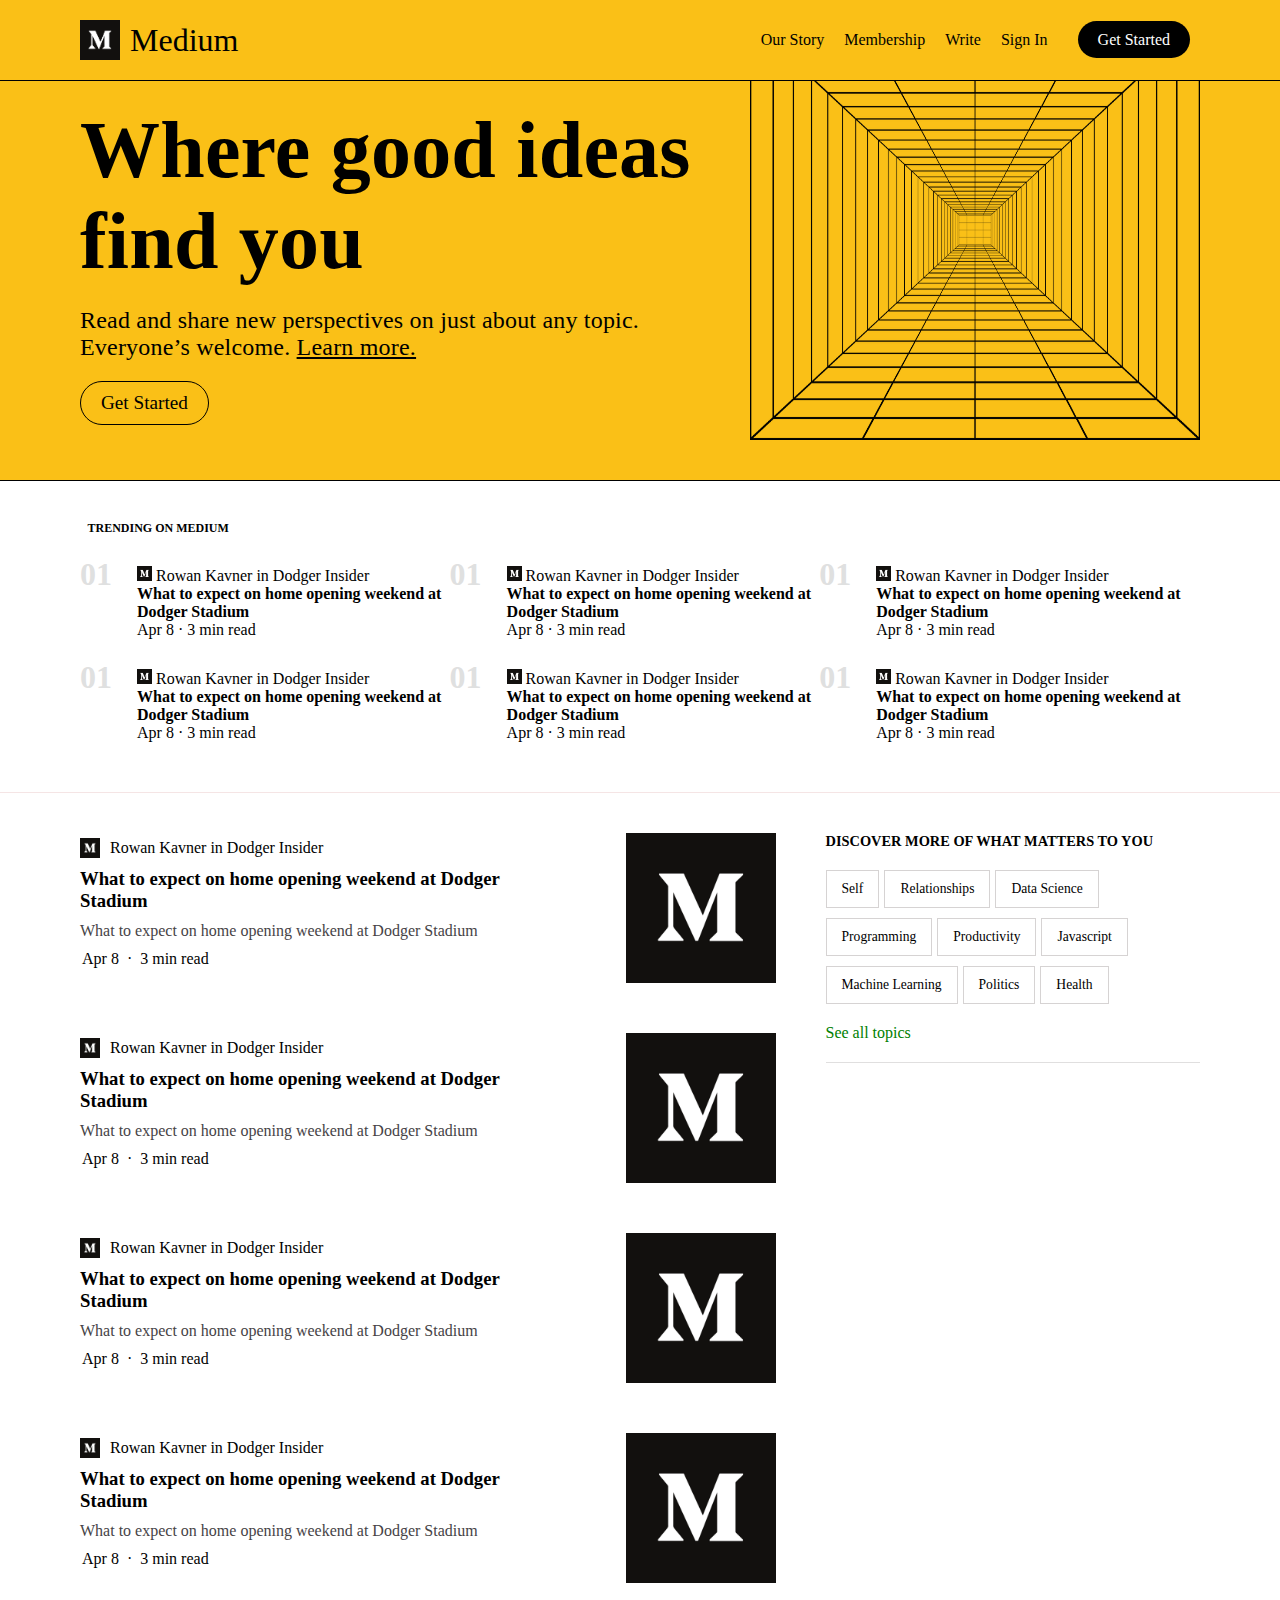
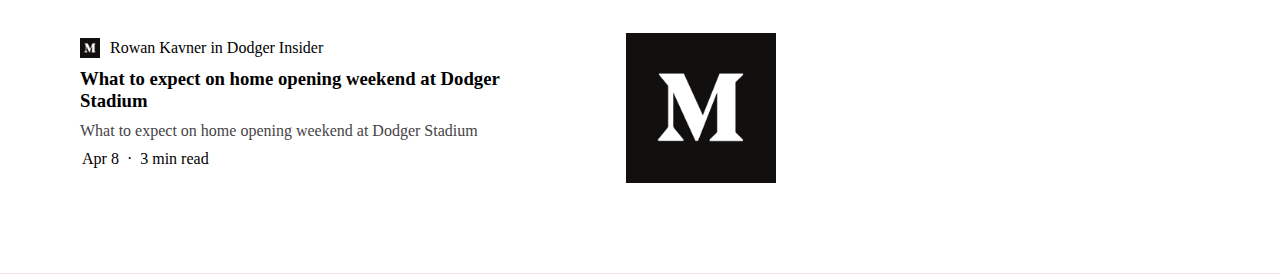
<file: index.html>
<!DOCTYPE html>
<html lang="en">

<head>
    <meta charset="UTF-8">
    <meta http-equiv="X-UA-Compatible" content="IE=edge">
    <meta name="viewport" content="width=device-width, initial-scale=1.0">
    <title>Anasayfa</title>
    <link rel="stylesheet" href="https://pro.fontawesome.com/releases/v5.10.0/css/all.css"
        integrity="sha384-AYmEC3Yw5cVb3ZcuHtOA93w35dYTsvhLPVnYs9eStHfGJvOvKxVfELGroGkvsg+p" crossorigin="anonymous" />
    <link rel="stylesheet" href="style.css">
</head>

<body>
    <header>
        <div>
            <img src="img/medium.png" alt="Resim" width="40" height="40">
            <span>Medium</span>
        </div>
        <div>
            <div>
                <ol class="links">
                    <li><a href="#">Our Story</a></li>
                    <li><a href="#">Membership</a></li>
                    <li><a href="#">Write</a></li>
                    <li><a href="#">Sign In</a></li>
                </ol>
            </div>
            <div class="get-started">
                <a href="#">Get Started</a>
            </div>
        </div>
    </header>
    <section class="section1">
        <div>
            <span>Where good ideas find you</span>
            <p>Read and share new perspectives on just about any topic. Everyone’s welcome. <a href="#">Learn more.</a>
            </p>
            <a href="#">Get Started</a>
        </div>
        <div class="image-3d">
            <img src="img/3d.png" alt="3d" width="450" height="420">
        </div>
    </section>
    <section class="section2">
        <div><i class="fas fa-chart-line"></i> TRENDING ON MEDIUM</div>
        <div class="trend-articles">
            <div class="article-card">
                <span>01</span>
                <div class="article-body">
                    <div>
                        <img src="img/medium.png" width="15" height="15"> Rowan Kavner in Dodger Insider
                    </div>
                    <div>
                        <h3>What to expect on home opening weekend at Dodger Stadium</h3>
                    </div>
                    <div>
                        <span>Apr 8</span> · <span>3 min read</span>
                    </div>
                </div>
            </div>
            <div class="article-card">
                <span>01</span>
                <div class="article-body">
                    <div>
                        <img src="img/medium.png" width="15" height="15"> Rowan Kavner in Dodger Insider
                    </div>
                    <div>
                        <h3>What to expect on home opening weekend at Dodger Stadium</h3>
                    </div>
                    <div>
                        <span>Apr 8</span> · <span>3 min read</span>
                    </div>
                </div>
            </div>
            <div class="article-card">
                <span>01</span>
                <div class="article-body">
                    <div>
                        <img src="img/medium.png" width="15" height="15"> Rowan Kavner in Dodger Insider
                    </div>
                    <div>
                        <h3>What to expect on home opening weekend at Dodger Stadium</h3>
                    </div>
                    <div>
                        <span>Apr 8</span> · <span>3 min read</span>
                    </div>
                </div>
            </div>
            <div class="article-card">
                <span>01</span>
                <div class="article-body">
                    <div>
                        <img src="img/medium.png" width="15" height="15"> Rowan Kavner in Dodger Insider
                    </div>
                    <div>
                        <h3>What to expect on home opening weekend at Dodger Stadium</h3>
                    </div>
                    <div>
                        <span>Apr 8</span> · <span>3 min read</span>
                    </div>
                </div>
            </div>
            <div class="article-card">
                <span>01</span>
                <div class="article-body">
                    <div>
                        <img src="img/medium.png" width="15" height="15"> Rowan Kavner in Dodger Insider
                    </div>
                    <div>
                        <h3>What to expect on home opening weekend at Dodger Stadium</h3>
                    </div>
                    <div>
                        <span>Apr 8</span> · <span>3 min read</span>
                    </div>
                </div>
            </div>
            <div class="article-card">
                <span>01</span>
                <div class="article-body">
                    <div>
                        <img src="img/medium.png" width="15" height="15"> Rowan Kavner in Dodger Insider
                    </div>
                    <div>
                        <h3>What to expect on home opening weekend at Dodger Stadium</h3>
                    </div>
                    <div>
                        <span>Apr 8</span> · <span>3 min read</span>
                    </div>
                </div>
            </div>
        </div>
    </section>
    <section class="section3">
        <div class="articles">
            <div class="article">
                <div class="article-left">
                    <div class="article-from">
                        <img src="img/medium.png" width="20" height="20">
                        <span>Rowan Kavner in Dodger Insider</span>
                    </div>
                    <div class="article-title">
                        <h3>What to expect on home opening weekend at Dodger Stadium</h3>
                    </div>
                    <div class="article-content">
                        <span>What to expect on home opening weekend at Dodger Stadium</span>
                    </div>
                    <div class="article-footer">
                        <div class="footer-left">
                            <span>Apr 8</span>
                            <span>·</span>
                            <span>3 min read</span>
                            <i class="fas fa-star"></i>
                        </div>
                        <div>
                            <i class="fas fa-bookmark"></i>
                        </div>
                    </div>
                </div>
                <div class="article-right">
                    <img src="img/medium.png">
                </div>
            </div>
            <div class="article">
                <div class="article-left">
                    <div class="article-from">
                        <img src="img/medium.png" width="20" height="20">
                        <span>Rowan Kavner in Dodger Insider</span>
                    </div>
                    <div class="article-title">
                        <h3>What to expect on home opening weekend at Dodger Stadium</h3>
                    </div>
                    <div class="article-content">
                        <span>What to expect on home opening weekend at Dodger Stadium</span>
                    </div>
                    <div class="article-footer">
                        <div class="footer-left">
                            <span>Apr 8</span>
                            <span>·</span>
                            <span>3 min read</span>
                            <i class="fas fa-star"></i>
                        </div>
                        <div>
                            <i class="fas fa-bookmark"></i>
                        </div>
                    </div>
                </div>
                <div class="article-right">
                    <img src="img/medium.png">
                </div>
            </div>
            <div class="article">
                <div class="article-left">
                    <div class="article-from">
                        <img src="img/medium.png" width="20" height="20">
                        <span>Rowan Kavner in Dodger Insider</span>
                    </div>
                    <div class="article-title">
                        <h3>What to expect on home opening weekend at Dodger Stadium</h3>
                    </div>
                    <div class="article-content">
                        <span>What to expect on home opening weekend at Dodger Stadium</span>
                    </div>
                    <div class="article-footer">
                        <div class="footer-left">
                            <span>Apr 8</span>
                            <span>·</span>
                            <span>3 min read</span>
                            <i class="fas fa-star"></i>
                        </div>
                        <div>
                            <i class="fas fa-bookmark"></i>
                        </div>
                    </div>
                </div>
                <div class="article-right">
                    <img src="img/medium.png">
                </div>
            </div>
            <div class="article">
                <div class="article-left">
                    <div class="article-from">
                        <img src="img/medium.png" width="20" height="20">
                        <span>Rowan Kavner in Dodger Insider</span>
                    </div>
                    <div class="article-title">
                        <h3>What to expect on home opening weekend at Dodger Stadium</h3>
                    </div>
                    <div class="article-content">
                        <span>What to expect on home opening weekend at Dodger Stadium</span>
                    </div>
                    <div class="article-footer">
                        <div class="footer-left">
                            <span>Apr 8</span>
                            <span>·</span>
                            <span>3 min read</span>
                            <i class="fas fa-star"></i>
                        </div>
                        <div>
                            <i class="fas fa-bookmark"></i>
                        </div>
                    </div>
                </div>
                <div class="article-right">
                    <img src="img/medium.png">
                </div>
            </div>
            <div class="article">
                <div class="article-left">
                    <div class="article-from">
                        <img src="img/medium.png" width="20" height="20">
                        <span>Rowan Kavner in Dodger Insider</span>
                    </div>
                    <div class="article-title">
                        <h3>What to expect on home opening weekend at Dodger Stadium</h3>
                    </div>
                    <div class="article-content">
                        <span>What to expect on home opening weekend at Dodger Stadium</span>
                    </div>
                    <div class="article-footer">
                        <div class="footer-left">
                            <span>Apr 8</span>
                            <span>·</span>
                            <span>3 min read</span>
                            <i class="fas fa-star"></i>
                        </div>
                        <div>
                            <i class="fas fa-bookmark"></i>
                        </div>
                    </div>
                </div>
                <div class="article-right">
                    <img src="img/medium.png">
                </div>
            </div>
        </div>
        <div class="keywords">
            <h3>DISCOVER MORE OF WHAT MATTERS TO YOU</h3>
            <div class="keyword-btns">
                <a href="#">Self</a>
                <a href="#">Relationships</a>
                <a href="#">Data Science</a>
                <a href="#">Programming</a>
                <a href="#">Productivity</a>
                <a href="#">Javascript</a>
                <a href="#">Machine Learning</a>
                <a href="#">Politics</a>
                <a href="#">Health</a>
            </div>
            <a href="#">See all topics</a>
        </div>
    </section>
    <script>
        let header = document.querySelector("header");
        window.addEventListener("scroll", function () {
            let elementPos = Number(document.querySelector(".section2").getBoundingClientRect().top);
            console.log(elementPos + " " + scrollY);
            header.classList.toggle("transition", elementPos < 0);
        });
    </script>
</body>

</html>
</file>
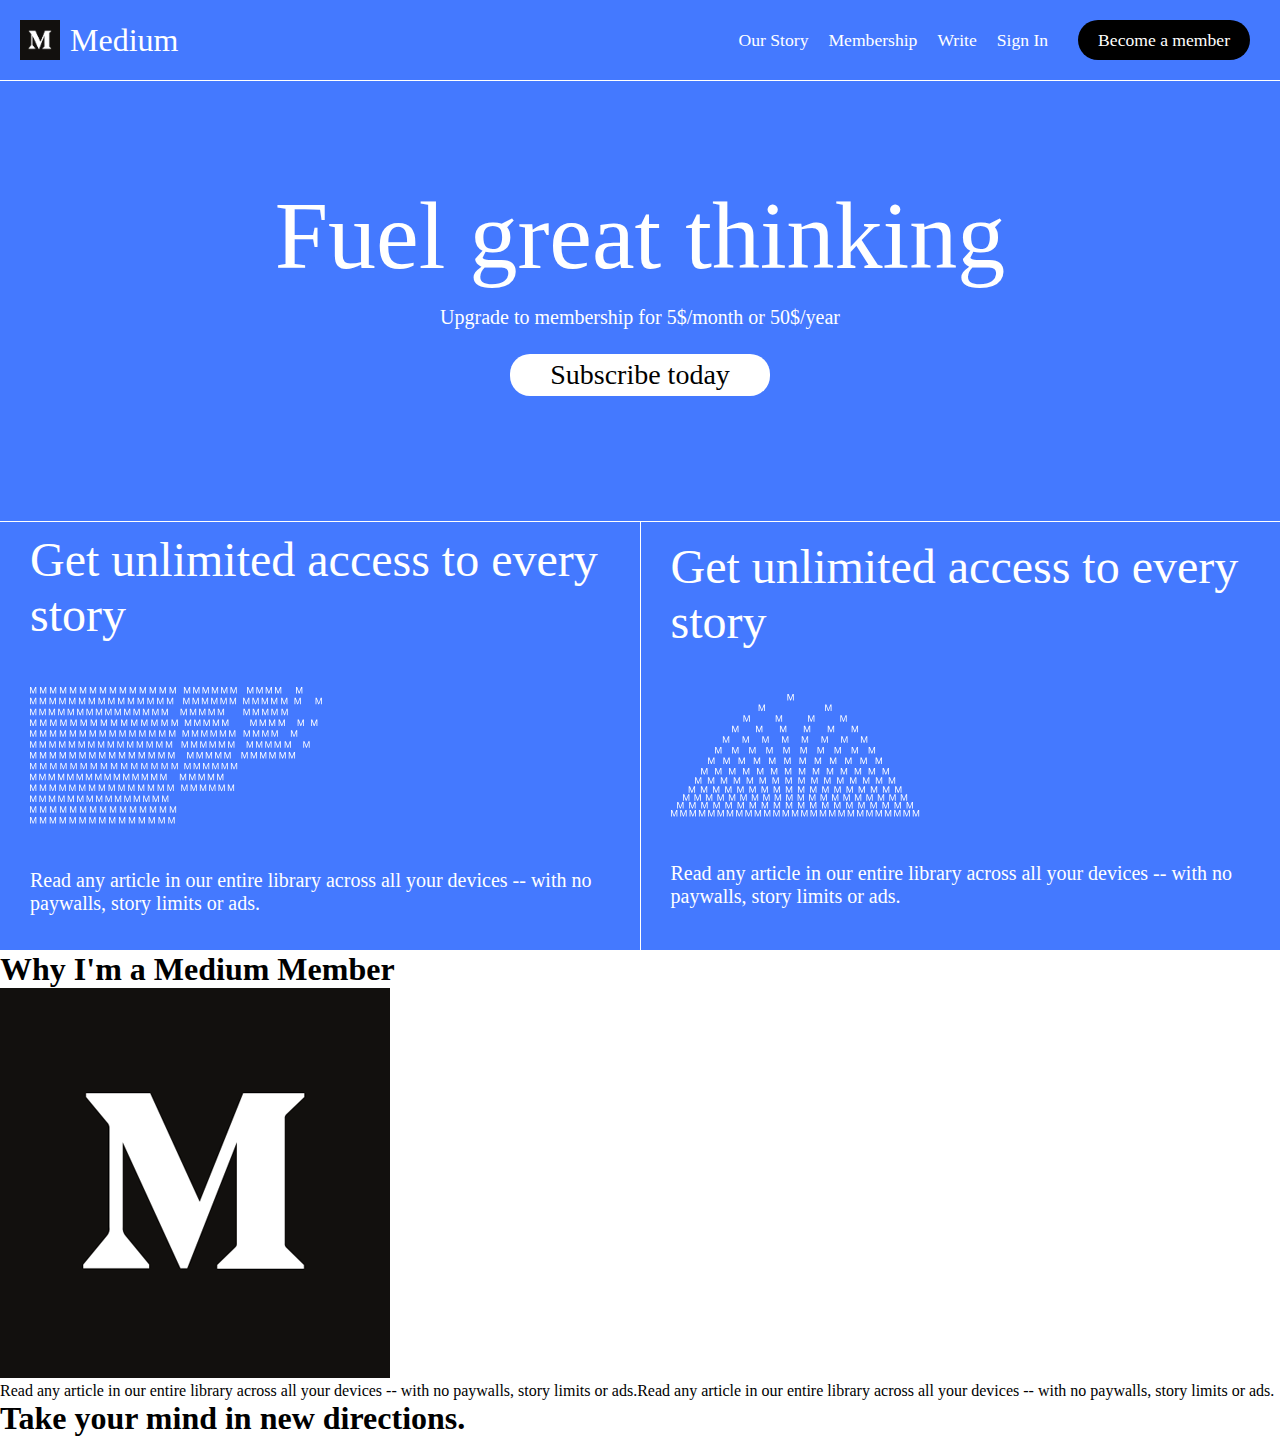
<file: Membership.html>
<!DOCTYPE html>
<html lang="en">

<head>
    <meta charset="UTF-8">
    <meta http-equiv="X-UA-Compatible" content="IE=edge">
    <meta name="viewport" content="width=device-width, initial-scale=1.0">
    <title>Medium Membership</title>
    <link rel="stylesheet" href="membership.css">
</head>

<body>
    <header>
        <div>
            <img src="img/medium.png" alt="Resim" width="40" height="40">
            <span>Medium</span>
        </div>
        <div>
            <div>
                <ol class="links">
                    <li><a href="#">Our Story</a></li>
                    <li><a href="#">Membership</a></li>
                    <li><a href="#">Write</a></li>
                    <li><a href="#">Sign In</a></li>
                </ol>
            </div>
            <div class="become-a-member">
                <a href="#">Become a member</a>
            </div>
        </div>
    </header>

    <section class="section1">
        <div>
            <p>Fuel great thinking</p>
            <p>Upgrade to membership for 5$/month or 50$/year</p>
            <a>Subscribe today</a>
        </div>
        <div>
            <div>
                <p>Get unlimited access to every story</p>
                <img src="img/UnlimitedReading.svg" alt="UnlimitedReading">
                <p>Read any article in our entire library across all your devices -- with no paywalls, story limits or
                    ads.
                </p>
            </div>
            <div>
                <p>Get unlimited access to every story</p>
                <img src="img/SupportWriters.svg" alt="SupportWriters">
                <p>Read any article in our entire library across all your devices -- with no paywalls, story limits or
                    ads.
                </p>
            </div>
        </div>
    </section>

    <section class="section2">
        <div>
            <h1>Why I'm a Medium Member</h1>
            <div>
                <img src="img/medium.png">
                <p>
                    Read any article in our entire library across all your devices -- with no paywalls, story limits or
                    ads.Read any article in our entire library across all your devices -- with no paywalls, story limits
                    or ads.
                </p>
            </div>
        </div>
    </section>

    <section class="section3">
        <div>
            <h1>Take your mind in new directions.</h1>
            <a href=""></a>
        </div>
    </section>
</body>

</html>
</file>
<file: style.css>
* {
    box-sizing: border-box;
    margin: 0;
    padding: 0;
}

body {
    position: relative;
    top: 0;
    left: 0;
    font-size: 100%;
    z-index: 1;
}

header {
    width: 100%;
    padding: 20px 80px;
    display: flex;
    justify-content: space-between;
    align-items: center;
    background: rgb(250, 192, 23);
    border-bottom: 1px solid black;
    position: fixed;
    z-index: 2;
    transition: 0.5s;
}

header.transition {
    background: white;
}

header>div {
    display: flex;
    justify-content: space-between;
    align-items: center;
}

header>div>span {
    font-size: 2em;
    padding: 0 10px;
}

header>div .get-started a {
    background-color: black;
    color: white;
    padding: 10px 20px;
    border-radius: 40px;
}

header.transition>div .get-started a {
    background-color: green;
    color: white;
    padding: 10px 20px;
    border-radius: 40px;
}

header .links {
    display: flex;
    justify-content: center;
    align-items: center;
}

header ol li {
    list-style: none;
    margin: 0 10px;
}

header a {
    text-decoration: none;
    color: black;
}

header>div>div {
    margin: 0 10px;
}

.section1 {
    width: 100%;
    padding: 20px 80px;
    display: flex;
    justify-content: flex-start;
    align-items: center;
    background: rgb(250, 192, 23);
    border-bottom: 1px solid black;
    position: relative;
}

.section1>div:first-child {
    margin-top: 50px;
    padding-bottom: 20px;
    display: flex;
    justify-content: flex-end;
    align-items: flex-start;
    flex-direction: column;
}

.section1>div:first-child>* {
    margin: 20px 0 0 0;
}

.section1>div:last-child {
    padding-bottom: 20px;
}

.section1>div.image-3d {
    width: 50%;
    display: flex;
    justify-content: flex-end;
    flex-direction: column;
    align-items: center;
}

.section1>div:first-child>span {
    font-size: 5em;
    font-weight: 700;
    letter-spacing: 0.2px;
}

.section1>div:first-child>p {
    font-size: 1.5em;
    font-weight: 500;
    letter-spacing: 0.2px;
}

.section1>div:first-child>p>a {
    text-decoration: underline;
}

.section1>div a {
    color: black;
}

.section1>div:first-child>a {
    background-color: rgb(250, 192, 23);
    padding: 10px 20px;
    border: 1px solid black;
    border-radius: 40px;
    text-decoration: none;
    font-size: 1.2em;
}

.section2 {
    width: 100%;
    padding: 40px 80px;
    display: flex;
    justify-content: center;
    align-items: center;
    border-bottom: 1px solid rgb(245, 229, 229);
    position: relative;
    flex-direction: column;
}

.section2>div:first-child {
    font-weight: 600;
    font-size: 0.75em;
    width: 100%;
    text-align: left;
    margin-left: 15px;
    margin-bottom: -10px;
}

.section2>div:nth-child(2) {
    padding: 10px 0;
}

.section2>.trend-articles {
    width: 100%;
    display: flex;
    justify-content: flex-start;
    align-items: center;
    flex-direction: row;
    flex-wrap: wrap;
}

.trend-articles>.article-card {
    display: flex;
    justify-content: space-between;
    align-items: flex-start;
    width: 33%;
    margin: 20px 0 0 0;
}

.article-card>span {
    font-size: 2em;
    color: rgb(223, 224, 224);
    font-weight: 900;
}

.article-card>.article-body {
    margin: 10px 5px 0 25px;
}

.article-card>.article-body>div:first-child {
    font-size: 1em;
}

.article-card>.article-body>div>h3 {
    font-size: 1em;
}

.section3 {
    width: 100%;
    padding: 40px 80px;
    display: flex;
    justify-content: space-between;
    align-items: flex-start;
    border-bottom: 1px solid rgb(245, 229, 229);
    position: relative;
    flex-direction: row;
}

.articles {
    width: 65%;
    margin-right: 50px;
}

.article {
    width: 100%;
    display: flex;
    justify-content: space-between;
    align-items: flex-start;
    margin-bottom: 50px;
}

.article>.article-left {
    width: 70%;
    display: flex;
    justify-content: flex-start;
    align-items: flex-start;
    flex-direction: column;
}

.article-left>.article-from {
    display: flex;
    justify-content: flex-start;
    align-items: center;
}

.article-left>.article-from>* {
    margin-right: 10px;
}

.article-left>div {
    margin: 5px 0;
}

.article-left>.article-content {
    font-weight: 300;
    color: rgb(70, 67, 70);
}

.article-left>.article-footer {
    width: 80%;
    display: flex;
    justify-content: space-between;
    align-items: flex-start;
}

.article-footer>.footer-left>* {
    padding: 0 2px;
}

.article>.article-right {
    width: 30%;
    display: flex;
    justify-content: flex-end;
    align-items: center;
}

.article-right img {
    width: 150px;
    height: 150px;
    object-fit: cover;
    object-position: center;
}

.keywords {
    width: 35%;
    display: flex;
    justify-content: flex-start;
    align-items: flex-start;
    flex-direction: column;
    border-bottom: 1px solid rgb(224, 223, 223);
    padding-bottom: 20px;
}

.keywords>h3 {
    font-size: 0.9em;
}

.keywords>.keyword-btns {
    display: flex;
    justify-content: flex-start;
    align-items: flex-start;
    flex-wrap: wrap;
    flex-direction: row;
    margin: 10px 0;
}

.keyword-btns>a {
    text-decoration: none;
    color: black;
    background: white;
    border: 1px solid rgb(214, 211, 211);
    padding: 10px 15px;
    font-size: 0.85em;
    margin-top: 10px;
    margin-right: 5px;
}

.keywords>a {
    text-decoration: none;
    margin-top: 10px;
    color: green;
}

@media (max-width:1004px) {
    header>div>div:first-child {
        display: none;
    }
    .section1>.image-3d>img {
        width: 300px;
        height: 280px;
    }
    .section3 {
        flex-direction: column-reverse;
    }
    .articles {
        width: 100%;
        margin-right: 0;
    }
    .keywords {
        width: 100%;
        margin: 20px 0 50px 0;
    }
}

@media (max-width:783px) {
    header, .section1, .section2, .section3 {
        padding-left: 40px;
        padding-right: 40px;
    }
    .trend-articles>.article-card {
        width: 50%;
    }
    .section1>div.image-3d {
        display: none;
    }
}

@media (max-width:592px) {
    .trend-articles>.article-card {
        width: 100%;
    }
    .article>.article-left {
        width: 60%
    }
    .article>.article-right {
        width: 40%
    }
}
</file>
<file: membership.css>
* {
    box-sizing: border-box;
    margin: 0;
    padding: 0;
}

body {
    position: relative;
    top: 0;
    left: 0;
    font-size: 100%;
    z-index: 1;
}

header {
    width: 100%;
    padding: 20px 20px;
    display: flex;
    justify-content: space-between;
    align-items: center;
    background: rgb(68, 121, 255);
    border-bottom: 1px solid white;
    position: fixed;
    z-index: 2;
    transition: 0.5s;
}

header.transition {
    background: white;
}

header>div {
    display: flex;
    justify-content: space-between;
    align-items: center;
    color: white;
}

header>div>span {
    font-size: 2em;
    font-weight: 500;
    padding: 0 10px;
}

header>div .become-a-member a {
    background-color: black;
    color: white;
    padding: 10px 20px;
    border-radius: 40px;
}

header.transition>div .become-a-member a {
    background-color: green;
    color: white;
    padding: 10px 20px;
    border-radius: 40px;
}

header .links {
    display: flex;
    justify-content: center;
    align-items: center;
}

header ol li {
    list-style: none;
    margin: 0 10px;
}

header a {
    text-decoration: none;
    color: black;
    color: white;
}

header>div>div {
    margin: 0 10px;
    font-size: 1.1em;
}

.section1 {
    max-width: 100%;
    display: flex;
    justify-content: center;
    align-items: center;
    flex-direction: column;
    position: relative;
    background-color: rgb(68, 121, 255);
}

.section1>div:first-child {
    margin-top: 180px;
    padding-bottom: 100px;
    color: white;
    width: 100%;
    display: flex;
    justify-content: center;
    align-items: center;
    flex-direction: column;
    border-bottom: 1px solid white;
}

.section1>div:first-child>p:first-child {
    font-size: 6em;
    text-align: center;
    margin-bottom: 15px;
}

.section1>div:first-child>p:nth-child(2) {
    font-size: 1.25em;
    text-align: center;
    margin-bottom: 25px;
}

.section1>div:first-child>a {
    font-size: 1.75em;
    color: black;
    background: white;
    border-radius: 20px;
    padding: 5px 40px;
    margin-bottom: 25px;
}

.section1>div:nth-child(2) {
    color: white;
    width: 100%;
    display: flex;
    justify-content: space-between;
    align-items: center;
    flex-direction: row;
    border-bottom: 1px solid white;
}

.section1>div:nth-child(2)>div> *{
    margin: 10px 10px 35px 30px;
}

.section1>div:nth-child(2)>div {
    display: flex;
    justify-content: flex-start;
    align-items: flex-start;
    flex-direction: column;
}

.section1>div:nth-child(2)>div:first-child {
    border-right: 1px solid white;
}

.section1>div:nth-child(2)>div>p:first-child {
    font-size: 3em;
}


.section1>div:nth-child(2)>div>p:last-child {
    font-size: 1.25em;
    font-weight: 500;
}
</file>
